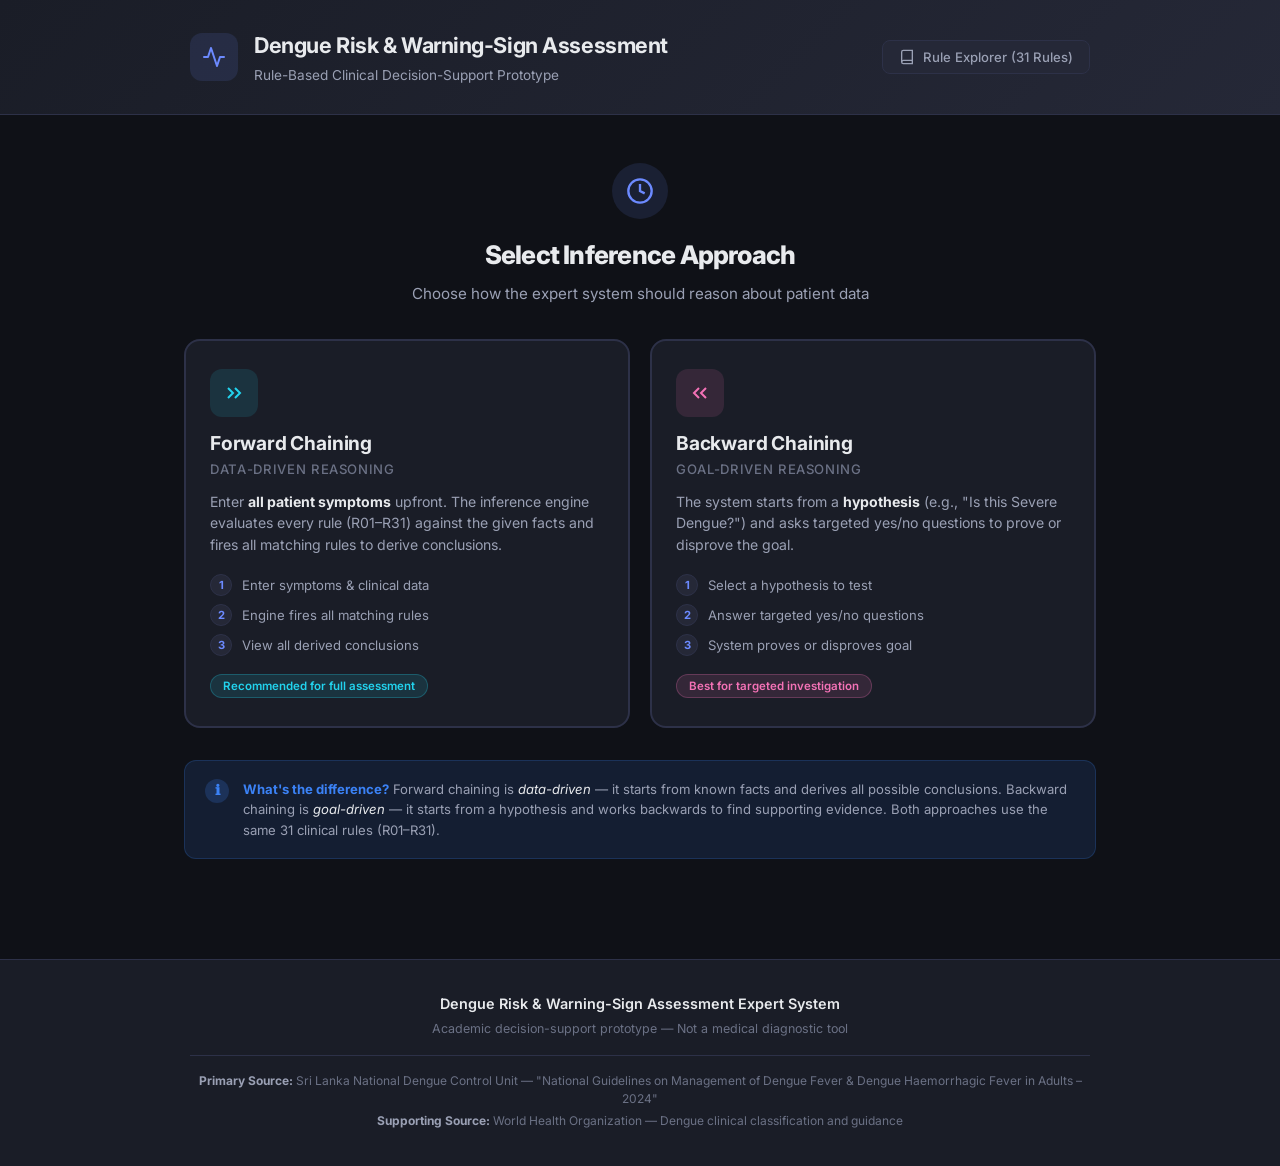
<file: frontend/index.html>
<!DOCTYPE html>
<html lang="en">
<head>
    <meta charset="UTF-8">
    <meta name="viewport" content="width=device-width, initial-scale=1.0">
    <title>Dengue Risk &amp; Warning-Sign Assessment Expert System</title>
    <meta name="description" content="Academic Expert System prototype for dengue risk and warning-sign assessment using rule-based clinical decision support with forward and backward chaining inference.">
    <link rel="preconnect" href="https://fonts.googleapis.com">
    <link rel="preconnect" href="https://fonts.gstatic.com" crossorigin>
    <link href="https://fonts.googleapis.com/css2?family=Inter:wght@300;400;500;600;700;800&display=swap" rel="stylesheet">
    <link rel="stylesheet" href="style.css">
</head>
<body>
    <!-- ===== HEADER ===== -->
    <header id="app-header">
        <div class="header-content">
            <div class="header-icon">
                <svg viewBox="0 0 24 24" fill="none" stroke="currentColor" stroke-width="2" stroke-linecap="round" stroke-linejoin="round">
                    <path d="M22 12h-4l-3 9L9 3l-3 9H2"/>
                </svg>
            </div>
            <div class="header-text">
                <h1>Dengue Risk &amp; Warning-Sign Assessment</h1>
                <p class="subtitle">Rule-Based Clinical Decision-Support Prototype</p>
            </div>
            <div class="header-actions">
                <button type="button" id="btn-open-rules" class="btn btn-secondary">
                    <svg viewBox="0 0 24 24" width="16" height="16" fill="none" stroke="currentColor" stroke-width="2"><path d="M4 19.5A2.5 2.5 0 0 1 6.5 17H20"/><path d="M6.5 2H20v20H6.5A2.5 2.5 0 0 1 4 19.5v-15A2.5 2.5 0 0 1 6.5 2z"/></svg>
                    Rule Explorer (31 Rules)
                </button>
            </div>
        </div>
    </header>

    <!-- ===== APPROACH SELECTION SCREEN ===== -->
    <div id="approach-selection" class="approach-screen">
        <div class="approach-container">
            <div class="approach-heading">
                <div class="approach-heading-icon">
                    <svg viewBox="0 0 24 24" fill="none" stroke="currentColor" stroke-width="2"><circle cx="12" cy="12" r="10"/><path d="M12 6v6l4 2"/></svg>
                </div>
                <h2>Select Inference Approach</h2>
                <p class="approach-subtitle">Choose how the expert system should reason about patient data</p>
            </div>

            <div class="approach-cards">
                <!-- Forward Chaining Card -->
                <button type="button" class="approach-card" id="btn-forward" onclick="selectApproach('forward')">
                    <div class="approach-card-icon forward-icon">
                        <svg viewBox="0 0 24 24" fill="none" stroke="currentColor" stroke-width="2">
                            <polyline points="13 17 18 12 13 7"/>
                            <polyline points="6 17 11 12 6 7"/>
                        </svg>
                    </div>
                    <h3>Forward Chaining</h3>
                    <p class="approach-card-label">Data-Driven Reasoning</p>
                    <div class="approach-card-desc">
                        <p>Enter <strong>all patient symptoms</strong> upfront. The inference engine evaluates every rule (R01–R31) against the given facts and fires all matching rules to derive conclusions.</p>
                    </div>
                    <div class="approach-card-steps">
                        <div class="step-item"><span class="step-num">1</span> Enter symptoms &amp; clinical data</div>
                        <div class="step-item"><span class="step-num">2</span> Engine fires all matching rules</div>
                        <div class="step-item"><span class="step-num">3</span> View all derived conclusions</div>
                    </div>
                    <div class="approach-card-tag tag-forward">Recommended for full assessment</div>
                </button>

                <!-- Backward Chaining Card -->
                <button type="button" class="approach-card" id="btn-backward" onclick="selectApproach('backward')">
                    <div class="approach-card-icon backward-icon">
                        <svg viewBox="0 0 24 24" fill="none" stroke="currentColor" stroke-width="2">
                            <polyline points="11 7 6 12 11 17"/>
                            <polyline points="18 7 13 12 18 17"/>
                        </svg>
                    </div>
                    <h3>Backward Chaining</h3>
                    <p class="approach-card-label">Goal-Driven Reasoning</p>
                    <div class="approach-card-desc">
                        <p>The system starts from a <strong>hypothesis</strong> (e.g., "Is this Severe Dengue?") and asks targeted yes/no questions to prove or disprove the goal.</p>
                    </div>
                    <div class="approach-card-steps">
                        <div class="step-item"><span class="step-num">1</span> Select a hypothesis to test</div>
                        <div class="step-item"><span class="step-num">2</span> Answer targeted yes/no questions</div>
                        <div class="step-item"><span class="step-num">3</span> System proves or disproves goal</div>
                    </div>
                    <div class="approach-card-tag tag-backward">Best for targeted investigation</div>
                </button>
            </div>

            <div class="approach-info">
                <div class="info-icon">ℹ</div>
                <p><strong>What's the difference?</strong> Forward chaining is <em>data-driven</em> — it starts from known facts and derives all possible conclusions. Backward chaining is <em>goal-driven</em> — it starts from a hypothesis and works backwards to find supporting evidence. Both approaches use the same 31 clinical rules (R01–R31).</p>
            </div>
        </div>
    </div>

    <!-- ===== FORWARD CHAINING SECTION ===== -->
    <div id="forward-section" class="hidden">
        <!-- Active approach badge -->
        <div class="active-approach-bar">
            <div class="active-approach-inner">
                <span class="active-approach-badge badge-fc">
                    <svg viewBox="0 0 24 24" width="14" height="14" fill="none" stroke="currentColor" stroke-width="2"><polyline points="13 17 18 12 13 7"/><polyline points="6 17 11 12 6 7"/></svg>
                    Forward Chaining — Data-Driven Inference
                </span>
                <button type="button" class="btn-change-approach" onclick="goBackToSelection()">
                    <svg viewBox="0 0 24 24" width="14" height="14" fill="none" stroke="currentColor" stroke-width="2"><polyline points="1 4 1 10 7 10"/><path d="M3.51 15a9 9 0 1 0 2.13-9.36L1 10"/></svg>
                    Change Approach
                </button>
            </div>
        </div>

        <!-- Preset Scenarios Bar -->
        <div class="preset-bar-container">
            <div class="preset-bar">
                <span class="preset-label">⚡ Sample Clinical Test Cases:</span>
                <button type="button" class="preset-btn" data-preset="probable">Probable Dengue</button>
                <button type="button" class="preset-btn" data-preset="warning">Warning Signs</button>
                <button type="button" class="preset-btn" data-preset="severe">Severe Dengue</button>
                <button type="button" class="preset-btn" data-preset="critical">Critical Phase (Day 5)</button>
            </div>
        </div>

        <main id="app-main-forward">
            <form id="assessment-form" onsubmit="return false;">
                
                <!-- Section 1: Basic Information -->
                <section class="card" id="section-basic">
                    <div class="card-header">
                        <div class="card-icon">
                            <svg viewBox="0 0 24 24" fill="none" stroke="currentColor" stroke-width="2"><path d="M20 21v-2a4 4 0 0 0-4-4H8a4 4 0 0 0-4 4v2"/><circle cx="12" cy="7" r="4"/></svg>
                        </div>
                        <div>
                            <h2>Patient Information</h2>
                            <p class="card-subtitle">Basic reference details</p>
                        </div>
                    </div>
                    <div class="card-body">
                        <div class="form-row">
                            <div class="form-group">
                                <label for="patient-id">Patient / Reference ID</label>
                                <input type="text" id="patient-id" placeholder="e.g., P001" autocomplete="off">
                            </div>
                            <div class="form-group">
                                <label for="day-of-illness">Day of Illness</label>
                                <input type="number" id="day-of-illness" min="1" max="30" placeholder="e.g., 5">
                            </div>
                        </div>
                    </div>
                </section>

                <!-- Section 2: Dengue-Compatible Symptoms -->
                <section class="card" id="section-symptoms">
                    <div class="card-header">
                        <div class="card-icon icon-symptoms">
                            <svg viewBox="0 0 24 24" fill="none" stroke="currentColor" stroke-width="2"><path d="M14 2H6a2 2 0 0 0-2 2v16a2 2 0 0 0 2 2h12a2 2 0 0 0 2-2V8z"/><polyline points="14 2 14 8 20 8"/><line x1="16" y1="13" x2="8" y2="13"/><line x1="16" y1="17" x2="8" y2="17"/><polyline points="10 9 9 9 8 9"/></svg>
                        </div>
                        <div>
                            <h2>Dengue-Compatible Symptoms</h2>
                            <p class="card-subtitle">Select all symptoms currently present</p>
                        </div>
                    </div>
                    <div class="card-body">
                        <div class="checkbox-grid">
                            <label class="checkbox-item" id="chk-high-fever">
                                <input type="checkbox" name="symptoms" value="high_fever">
                                <span class="checkmark"></span>
                                <span class="label-text">High Fever</span>
                            </label>
                            <label class="checkbox-item" id="chk-severe-headache">
                                <input type="checkbox" name="symptoms" value="severe_headache">
                                <span class="checkmark"></span>
                                <span class="label-text">Severe Headache</span>
                            </label>
                            <label class="checkbox-item" id="chk-pain-eyes">
                                <input type="checkbox" name="symptoms" value="pain_behind_eyes">
                                <span class="checkmark"></span>
                                <span class="label-text">Pain Behind the Eyes</span>
                            </label>
                            <label class="checkbox-item" id="chk-muscle-joint">
                                <input type="checkbox" name="symptoms" value="muscle_joint_pain">
                                <span class="checkmark"></span>
                                <span class="label-text">Muscle / Joint Pain</span>
                            </label>
                            <label class="checkbox-item" id="chk-nausea">
                                <input type="checkbox" name="symptoms" value="nausea_vomiting">
                                <span class="checkmark"></span>
                                <span class="label-text">Nausea / Vomiting</span>
                            </label>
                            <label class="checkbox-item" id="chk-rash">
                                <input type="checkbox" name="symptoms" value="skin_rash">
                                <span class="checkmark"></span>
                                <span class="label-text">Skin Rash</span>
                            </label>
                            <label class="checkbox-item" id="chk-leucopenia">
                                <input type="checkbox" name="symptoms" value="leucopenia">
                                <span class="checkmark"></span>
                                <span class="label-text">Leucopenia</span>
                            </label>
                        </div>
                    </div>
                </section>

                <!-- Section 3: Warning Signs -->
                <section class="card" id="section-warning">
                    <div class="card-header">
                        <div class="card-icon icon-warning">
                            <svg viewBox="0 0 24 24" fill="none" stroke="currentColor" stroke-width="2"><path d="M10.29 3.86L1.82 18a2 2 0 0 0 1.71 3h16.94a2 2 0 0 0 1.71-3L13.71 3.86a2 2 0 0 0-3.42 0z"/><line x1="12" y1="9" x2="12" y2="13"/><line x1="12" y1="17" x2="12.01" y2="17"/></svg>
                        </div>
                        <div>
                            <h2>Warning Signs</h2>
                            <p class="card-subtitle">Select any dengue warning signs observed</p>
                        </div>
                    </div>
                    <div class="card-body">
                        <div class="checkbox-grid">
                            <label class="checkbox-item" id="chk-abdominal">
                                <input type="checkbox" name="symptoms" value="abdominal_pain">
                                <span class="checkmark"></span>
                                <span class="label-text">Abdominal Pain / Tenderness</span>
                            </label>
                            <label class="checkbox-item" id="chk-persistent-vomit">
                                <input type="checkbox" name="symptoms" value="persistent_vomiting">
                                <span class="checkmark"></span>
                                <span class="label-text">Persistent Vomiting</span>
                            </label>
                            <label class="checkbox-item" id="chk-fluid">
                                <input type="checkbox" name="symptoms" value="clinical_fluid_accumulation">
                                <span class="checkmark"></span>
                                <span class="label-text">Clinical Fluid Accumulation</span>
                            </label>
                            <label class="checkbox-item" id="chk-mucosal">
                                <input type="checkbox" name="symptoms" value="mucosal_bleeding">
                                <span class="checkmark"></span>
                                <span class="label-text">Mucosal Bleeding</span>
                            </label>
                            <label class="checkbox-item" id="chk-lethargy">
                                <input type="checkbox" name="symptoms" value="lethargy">
                                <span class="checkmark"></span>
                                <span class="label-text">Lethargy</span>
                            </label>
                            <label class="checkbox-item" id="chk-restlessness">
                                <input type="checkbox" name="symptoms" value="restlessness">
                                <span class="checkmark"></span>
                                <span class="label-text">Restlessness</span>
                            </label>
                            <label class="checkbox-item" id="chk-liver">
                                <input type="checkbox" name="symptoms" value="liver_enlargement_over_2cm">
                                <span class="checkmark"></span>
                                <span class="label-text">Liver Enlargement &gt;2 cm</span>
                            </label>
                            <label class="checkbox-item" id="chk-haematocrit">
                                <input type="checkbox" name="symptoms" value="increased_haematocrit">
                                <span class="checkmark"></span>
                                <span class="label-text">Increased Haematocrit</span>
                            </label>
                            <label class="checkbox-item" id="chk-platelet">
                                <input type="checkbox" name="symptoms" value="rapid_platelet_decrease">
                                <span class="checkmark"></span>
                                <span class="label-text">Rapid Decrease in Platelet Count</span>
                            </label>
                        </div>
                    </div>
                </section>

                <!-- Section 4: Severe Dengue Indicators -->
                <section class="card" id="section-severe">
                    <div class="card-header">
                        <div class="card-icon icon-severe">
                            <svg viewBox="0 0 24 24" fill="none" stroke="currentColor" stroke-width="2"><circle cx="12" cy="12" r="10"/><line x1="12" y1="8" x2="12" y2="12"/><line x1="12" y1="16" x2="12.01" y2="16"/></svg>
                        </div>
                        <div>
                            <h2>Severe Dengue Indicators</h2>
                            <p class="card-subtitle">Select any severe clinical findings</p>
                        </div>
                    </div>
                    <div class="card-body">
                        <div class="checkbox-grid">
                            <label class="checkbox-item" id="chk-plasma">
                                <input type="checkbox" name="symptoms" value="severe_plasma_leakage">
                                <span class="checkmark"></span>
                                <span class="label-text">Severe Plasma Leakage</span>
                            </label>
                            <label class="checkbox-item" id="chk-shock">
                                <input type="checkbox" name="symptoms" value="shock">
                                <span class="checkmark"></span>
                                <span class="label-text">Shock</span>
                            </label>
                            <label class="checkbox-item" id="chk-respiratory">
                                <input type="checkbox" name="symptoms" value="respiratory_distress">
                                <span class="checkmark"></span>
                                <span class="label-text">Respiratory Distress</span>
                            </label>
                            <label class="checkbox-item" id="chk-severe-bleeding">
                                <input type="checkbox" name="symptoms" value="severe_bleeding">
                                <span class="checkmark"></span>
                                <span class="label-text">Severe Bleeding</span>
                            </label>
                            <label class="checkbox-item" id="chk-organ">
                                <input type="checkbox" name="symptoms" value="severe_organ_impairment">
                                <span class="checkmark"></span>
                                <span class="label-text">Severe Organ Impairment</span>
                            </label>
                            <label class="checkbox-item" id="chk-ast-alt">
                                <input type="checkbox" name="symptoms" value="ast_alt_1000_or_more">
                                <span class="checkmark"></span>
                                <span class="label-text">AST / ALT ≥ 1000</span>
                            </label>
                            <label class="checkbox-item" id="chk-consciousness">
                                <input type="checkbox" name="symptoms" value="impaired_consciousness">
                                <span class="checkmark"></span>
                                <span class="label-text">Impaired Consciousness</span>
                            </label>
                        </div>
                    </div>
                </section>

                <!-- Section 5: Disease Phase -->
                <section class="card" id="section-phase">
                    <div class="card-header">
                        <div class="card-icon icon-phase">
                            <svg viewBox="0 0 24 24" fill="none" stroke="currentColor" stroke-width="2"><circle cx="12" cy="12" r="10"/><polyline points="12 6 12 12 16 14"/></svg>
                        </div>
                        <div>
                            <h2>Temperature / Disease Phase</h2>
                            <p class="card-subtitle">Current disease phase observations</p>
                        </div>
                    </div>
                    <div class="card-body">
                        <div class="checkbox-grid">
                            <label class="checkbox-item" id="chk-temp-decrease">
                                <input type="checkbox" name="symptoms" value="temperature_decreasing">
                                <span class="checkmark"></span>
                                <span class="label-text">Temperature Decreasing</span>
                            </label>
                            <label class="checkbox-item" id="chk-transition">
                                <input type="checkbox" name="symptoms" value="warning_sign_transition_period">
                                <span class="checkmark"></span>
                                <span class="label-text">Warning Signs Appearing Around Phase Transition</span>
                            </label>
                        </div>
                    </div>
                </section>

                <!-- Submit Button -->
                <div class="submit-container">
                    <button type="button" id="btn-assess" onclick="runForwardChaining()">
                        <svg viewBox="0 0 24 24" fill="none" stroke="currentColor" stroke-width="2"><path d="M22 11.08V12a10 10 0 1 1-5.93-9.14"/><polyline points="22 4 12 14.01 9 11.01"/></svg>
                        Run Forward Chaining Assessment
                    </button>
                    <button type="button" id="btn-clear" onclick="clearForm()">
                        <svg viewBox="0 0 24 24" fill="none" stroke="currentColor" stroke-width="2"><polyline points="1 4 1 10 7 10"/><path d="M3.51 15a9 9 0 1 0 2.13-9.36L1 10"/></svg>
                        Clear All
                    </button>
                </div>
            </form>

            <!-- ===== LOADING INDICATOR ===== -->
            <div id="fc-loading" class="loading hidden">
                <div class="spinner"></div>
                <p>Running forward chaining inference engine...</p>
            </div>

            <!-- ===== ERROR MESSAGE ===== -->
            <div id="fc-error-message" class="error-card hidden">
                <div class="error-icon">✕</div>
                <h3>Connection Error</h3>
                <p id="fc-error-text">Could not connect to the backend server.</p>
            </div>

            <!-- ===== RESULTS SECTION ===== -->
            <div id="fc-results-section" class="hidden">
                
                <!-- Inference Approach Label -->
                <div class="inference-approach-label">
                    <svg viewBox="0 0 24 24" width="16" height="16" fill="none" stroke="currentColor" stroke-width="2"><polyline points="13 17 18 12 13 7"/><polyline points="6 17 11 12 6 7"/></svg>
                    <span>Forward Chaining Result — All rules evaluated against input facts</span>
                </div>

                <!-- Primary Assessment -->
                <section class="card result-card" id="fc-result-primary">
                    <div class="card-header">
                        <div class="card-icon icon-result">
                            <svg viewBox="0 0 24 24" fill="none" stroke="currentColor" stroke-width="2"><path d="M9 11l3 3L22 4"/><path d="M21 12v7a2 2 0 0 1-2 2H5a2 2 0 0 1-2-2V5a2 2 0 0 1 2-2h11"/></svg>
                        </div>
                        <div>
                            <h2>Assessment Result</h2>
                            <p class="card-subtitle" id="fc-result-patient-ref"></p>
                        </div>
                    </div>
                    <div class="card-body">
                        <div id="fc-result-badge-container">
                            <span id="fc-result-badge" class="result-badge"></span>
                        </div>
                        <p id="fc-result-explanation" class="result-explanation"></p>
                    </div>
                </section>

                <!-- Categories Overview -->
                <section class="card" id="fc-result-categories">
                    <div class="card-header">
                        <div class="card-icon">
                            <svg viewBox="0 0 24 24" fill="none" stroke="currentColor" stroke-width="2"><rect x="3" y="3" width="7" height="7"/><rect x="14" y="3" width="7" height="7"/><rect x="14" y="14" width="7" height="7"/><rect x="3" y="14" width="7" height="7"/></svg>
                        </div>
                        <div>
                            <h2>Categories Evaluated</h2>
                            <p class="card-subtitle">All assessment categories and their status</p>
                        </div>
                    </div>
                    <div class="card-body">
                        <div id="fc-categories-grid" class="categories-grid"></div>
                    </div>
                </section>

                <!-- Triggered Rules -->
                <section class="card" id="fc-result-rules">
                    <div class="card-header">
                        <div class="card-icon icon-rules">
                            <svg viewBox="0 0 24 24" fill="none" stroke="currentColor" stroke-width="2"><path d="M14 2H6a2 2 0 0 0-2 2v16a2 2 0 0 0 2 2h12a2 2 0 0 0 2-2V8z"/><polyline points="14 2 14 8 20 8"/><line x1="16" y1="13" x2="8" y2="13"/><line x1="16" y1="17" x2="8" y2="17"/></svg>
                        </div>
                        <div>
                            <h2>Triggered Rules</h2>
                            <p class="card-subtitle">Rules whose conditions were satisfied by the entered data</p>
                        </div>
                    </div>
                    <div class="card-body">
                        <div id="fc-triggered-rules-list"></div>
                    </div>
                </section>

                <!-- Why This Result -->
                <section class="card" id="fc-result-why">
                    <div class="card-header">
                        <div class="card-icon icon-why">
                            <svg viewBox="0 0 24 24" fill="none" stroke="currentColor" stroke-width="2"><circle cx="12" cy="12" r="10"/><path d="M9.09 9a3 3 0 0 1 5.83 1c0 2-3 3-3 3"/><line x1="12" y1="17" x2="12.01" y2="17"/></svg>
                        </div>
                        <div>
                            <h2>Why This Result? (Forward Chaining Trace)</h2>
                            <p class="card-subtitle">Step-by-step trace of how rules fired from data to conclusions</p>
                        </div>
                    </div>
                    <div class="card-body">
                        <div id="fc-explanation-content"></div>
                    </div>
                </section>

                <!-- Patient Facts Submitted -->
                <section class="card" id="fc-result-facts">
                    <div class="card-header">
                        <div class="card-icon">
                            <svg viewBox="0 0 24 24" fill="none" stroke="currentColor" stroke-width="2"><polyline points="9 11 12 14 22 4"/><path d="M21 12v7a2 2 0 0 1-2 2H5a2 2 0 0 1-2-2V5a2 2 0 0 1 2-2h11"/></svg>
                        </div>
                        <div>
                            <h2>Patient Facts Submitted</h2>
                            <p class="card-subtitle">Data points sent to the inference engine</p>
                        </div>
                    </div>
                    <div class="card-body">
                        <div id="fc-facts-list" class="facts-tags"></div>
                    </div>
                </section>

            </div>
        </main>
    </div>

    <!-- ===== BACKWARD CHAINING SECTION ===== -->
    <div id="backward-section" class="hidden">
        <!-- Active approach badge -->
        <div class="active-approach-bar">
            <div class="active-approach-inner">
                <span class="active-approach-badge badge-bc">
                    <svg viewBox="0 0 24 24" width="14" height="14" fill="none" stroke="currentColor" stroke-width="2"><polyline points="11 7 6 12 11 17"/><polyline points="18 7 13 12 18 17"/></svg>
                    Backward Chaining — Goal-Driven Inference
                </span>
                <button type="button" class="btn-change-approach" onclick="goBackToSelection()">
                    <svg viewBox="0 0 24 24" width="14" height="14" fill="none" stroke="currentColor" stroke-width="2"><polyline points="1 4 1 10 7 10"/><path d="M3.51 15a9 9 0 1 0 2.13-9.36L1 10"/></svg>
                    Change Approach
                </button>
            </div>
        </div>

        <main id="app-main-backward">
            <!-- Step 1: Select Hypothesis -->
            <div id="bc-step-hypothesis">
                <section class="card" id="bc-hypothesis-card">
                    <div class="card-header">
                        <div class="card-icon icon-phase">
                            <svg viewBox="0 0 24 24" fill="none" stroke="currentColor" stroke-width="2"><circle cx="11" cy="11" r="8"/><line x1="21" y1="21" x2="16.65" y2="16.65"/></svg>
                        </div>
                        <div>
                            <h2>Step 1: Select a Hypothesis to Test</h2>
                            <p class="card-subtitle">The system will ask targeted questions to prove or disprove this goal</p>
                        </div>
                    </div>
                    <div class="card-body">
                        <div class="hypothesis-grid" id="hypothesis-grid">
                            <!-- Dynamically populated -->
                        </div>
                    </div>
                </section>
            </div>

            <!-- Step 2: Yes/No Questions -->
            <div id="bc-step-questions" class="hidden">
                <section class="card" id="bc-question-card">
                    <div class="card-header">
                        <div class="card-icon icon-symptoms">
                            <svg viewBox="0 0 24 24" fill="none" stroke="currentColor" stroke-width="2"><circle cx="12" cy="12" r="10"/><path d="M9.09 9a3 3 0 0 1 5.83 1c0 2-3 3-3 3"/><line x1="12" y1="17" x2="12.01" y2="17"/></svg>
                        </div>
                        <div>
                            <h2>Step 2: Answer Questions</h2>
                            <p class="card-subtitle" id="bc-hypothesis-label">Testing hypothesis...</p>
                        </div>
                    </div>
                    <div class="card-body">
                        <!-- Progress bar -->
                        <div class="bc-progress">
                            <div class="bc-progress-bar" id="bc-progress-bar"></div>
                        </div>
                        <p class="bc-progress-text" id="bc-progress-text">Question 1 of N</p>

                        <!-- Question area -->
                        <div class="bc-question-area" id="bc-question-area">
                            <p class="bc-question-text" id="bc-question-text"></p>
                            <div class="bc-answer-buttons">
                                <button type="button" class="bc-btn-yes" id="bc-btn-yes" onclick="answerBackwardQuestion(true)">
                                    <svg viewBox="0 0 24 24" width="18" height="18" fill="none" stroke="currentColor" stroke-width="2"><polyline points="20 6 9 17 4 12"/></svg>
                                    Yes
                                </button>
                                <button type="button" class="bc-btn-no" id="bc-btn-no" onclick="answerBackwardQuestion(false)">
                                    <svg viewBox="0 0 24 24" width="18" height="18" fill="none" stroke="currentColor" stroke-width="2"><line x1="18" y1="6" x2="6" y2="18"/><line x1="6" y1="6" x2="18" y2="18"/></svg>
                                    No
                                </button>
                            </div>
                        </div>

                        <!-- Answered so far -->
                        <div class="bc-answered-list" id="bc-answered-list">
                            <!-- Populated dynamically -->
                        </div>
                    </div>
                </section>
            </div>

            <!-- Step 3: Backward Chaining Result -->
            <div id="bc-step-result" class="hidden">
                <!-- Inference Approach Label -->
                <div class="inference-approach-label bc-label">
                    <svg viewBox="0 0 24 24" width="16" height="16" fill="none" stroke="currentColor" stroke-width="2"><polyline points="11 7 6 12 11 17"/><polyline points="18 7 13 12 18 17"/></svg>
                    <span>Backward Chaining Result — Goal-driven proof trace</span>
                </div>

                <section class="card result-card" id="bc-result-card">
                    <div class="card-header">
                        <div class="card-icon icon-result">
                            <svg viewBox="0 0 24 24" fill="none" stroke="currentColor" stroke-width="2"><path d="M9 11l3 3L22 4"/><path d="M21 12v7a2 2 0 0 1-2 2H5a2 2 0 0 1-2-2V5a2 2 0 0 1 2-2h11"/></svg>
                        </div>
                        <div>
                            <h2>Backward Chaining Conclusion</h2>
                            <p class="card-subtitle" id="bc-result-hypothesis-label"></p>
                        </div>
                    </div>
                    <div class="card-body">
                        <div id="bc-result-badge-container">
                            <span id="bc-result-badge" class="result-badge"></span>
                        </div>
                        <p id="bc-result-explanation" class="result-explanation"></p>
                    </div>
                </section>

                <!-- Proof Trace -->
                <section class="card" id="bc-proof-trace">
                    <div class="card-header">
                        <div class="card-icon icon-why">
                            <svg viewBox="0 0 24 24" fill="none" stroke="currentColor" stroke-width="2"><circle cx="12" cy="12" r="10"/><path d="M9.09 9a3 3 0 0 1 5.83 1c0 2-3 3-3 3"/><line x1="12" y1="17" x2="12.01" y2="17"/></svg>
                        </div>
                        <div>
                            <h2>Backward Chaining Proof Trace</h2>
                            <p class="card-subtitle">How the engine worked backwards from the goal</p>
                        </div>
                    </div>
                    <div class="card-body">
                        <div id="bc-proof-trace-content"></div>
                    </div>
                </section>

                <!-- Rules Checked -->
                <section class="card" id="bc-rules-checked">
                    <div class="card-header">
                        <div class="card-icon icon-rules">
                            <svg viewBox="0 0 24 24" fill="none" stroke="currentColor" stroke-width="2"><path d="M14 2H6a2 2 0 0 0-2 2v16a2 2 0 0 0 2 2h12a2 2 0 0 0 2-2V8z"/><polyline points="14 2 14 8 20 8"/><line x1="16" y1="13" x2="8" y2="13"/><line x1="16" y1="17" x2="8" y2="17"/></svg>
                        </div>
                        <div>
                            <h2>Rules Examined</h2>
                            <p class="card-subtitle">Rules the backward chaining engine examined to prove the goal</p>
                        </div>
                    </div>
                    <div class="card-body">
                        <div id="bc-rules-checked-list"></div>
                    </div>
                </section>

                <!-- Try Another -->
                <div class="submit-container">
                    <button type="button" id="bc-btn-restart" onclick="restartBackwardChaining()" class="btn-assess-style">
                        <svg viewBox="0 0 24 24" fill="none" stroke="currentColor" stroke-width="2"><polyline points="1 4 1 10 7 10"/><path d="M3.51 15a9 9 0 1 0 2.13-9.36L1 10"/></svg>
                        Test Another Hypothesis
                    </button>
                </div>
            </div>
        </main>
    </div>

    <!-- ===== FOOTER ===== -->
    <footer id="app-footer">
        <div class="footer-content">
            <p class="footer-title">Dengue Risk &amp; Warning-Sign Assessment Expert System</p>
            <p class="footer-disclaimer">Academic decision-support prototype — Not a medical diagnostic tool</p>
            <div class="footer-sources">
                <p><strong>Primary Source:</strong> Sri Lanka National Dengue Control Unit — "National Guidelines on Management of Dengue Fever &amp; Dengue Haemorrhagic Fever in Adults – 2024"</p>
                <p><strong>Supporting Source:</strong> World Health Organization — Dengue clinical classification and guidance</p>
            </div>
        </div>
    </footer>

    <!-- ===== RULE EXPLORER MODAL ===== -->
    <div id="rules-modal" class="modal-overlay hidden">
        <div class="modal-content">
            <div class="modal-header">
                <div class="modal-title">
                    <svg viewBox="0 0 24 24" width="22" height="22" fill="none" stroke="currentColor" stroke-width="2"><path d="M4 19.5A2.5 2.5 0 0 1 6.5 17H20"/><path d="M6.5 2H20v20H6.5A2.5 2.5 0 0 1 4 19.5v-15A2.5 2.5 0 0 1 6.5 2z"/></svg>
                    <h2>Prolog Knowledge Base Explorer (R01–R31)</h2>
                </div>
                <button type="button" id="btn-close-rules" class="modal-close">&times;</button>
            </div>
            <div class="modal-body">
                <p class="modal-subtitle">Browse all 31 source-derived decision rules encoded in SWI-Prolog.</p>
                <div class="modal-search">
                    <input type="text" id="rule-search-input" placeholder="Search rules by ID, symptom, or category...">
                </div>
                <div id="rules-modal-list" class="rules-modal-grid">
                    <!-- Rule cards rendered dynamically -->
                </div>
            </div>
        </div>
    </div>

    <script src="app.js"></script>
</body>
</html>
</file>
<file: frontend/style.css>
/* ============================================================
   style.css
   Dengue Risk & Warning-Sign Assessment Expert System
   
   Professional academic interface styling.
   Uses Inter font from Google Fonts.
   Supports Forward Chaining & Backward Chaining UI.
   ============================================================ */

/* ===== CSS CUSTOM PROPERTIES ===== */
:root {
    /* Color palette */
    --color-bg: #0f1117;
    --color-bg-card: #1a1d27;
    --color-bg-card-hover: #1f2333;
    --color-surface: #252837;
    --color-border: #2d3148;
    --color-border-hover: #3d4168;

    --color-text-primary: #e8eaed;
    --color-text-secondary: #9aa0b4;
    --color-text-muted: #6b7185;

    /* Accent colors */
    --color-accent: #6c8aff;
    --color-accent-soft: rgba(108, 138, 255, 0.12);

    /* Semantic colors */
    --color-warning: #f0a500;
    --color-warning-soft: rgba(240, 165, 0, 0.12);
    --color-danger: #ef4444;
    --color-danger-soft: rgba(239, 68, 68, 0.12);
    --color-success: #22c55e;
    --color-success-soft: rgba(34, 197, 94, 0.12);
    --color-info: #3b82f6;
    --color-info-soft: rgba(59, 130, 246, 0.12);
    --color-critical: #a855f7;
    --color-critical-soft: rgba(168, 85, 247, 0.12);

    /* Forward/Backward specific */
    --color-forward: #22d3ee;
    --color-forward-soft: rgba(34, 211, 238, 0.12);
    --color-backward: #f472b6;
    --color-backward-soft: rgba(244, 114, 182, 0.12);

    /* Typography */
    --font-family: 'Inter', -apple-system, BlinkMacSystemFont, 'Segoe UI', sans-serif;

    /* Spacing */
    --radius-sm: 8px;
    --radius-md: 12px;
    --radius-lg: 16px;
    --radius-xl: 20px;

    /* Shadows */
    --shadow-card: 0 1px 3px rgba(0, 0, 0, 0.3), 0 1px 2px rgba(0, 0, 0, 0.2);
    --shadow-card-hover: 0 4px 12px rgba(0, 0, 0, 0.4);
    --shadow-glow: 0 0 20px rgba(108, 138, 255, 0.15);

    /* Transitions */
    --transition-fast: 150ms ease;
    --transition-normal: 250ms ease;
}


/* ===== RESET & BASE ===== */
*, *::before, *::after {
    box-sizing: border-box;
    margin: 0;
    padding: 0;
}

html {
    scroll-behavior: smooth;
}

body {
    font-family: var(--font-family);
    background-color: var(--color-bg);
    color: var(--color-text-primary);
    line-height: 1.6;
    min-height: 100vh;
    -webkit-font-smoothing: antialiased;
    -moz-osx-font-smoothing: grayscale;
}


/* ===== HEADER ===== */
#app-header {
    background: linear-gradient(135deg, #1a1d27 0%, #252837 100%);
    border-bottom: 1px solid var(--color-border);
    padding: 28px 24px;
    position: sticky;
    top: 0;
    z-index: 100;
    backdrop-filter: blur(12px);
}

.header-content {
    max-width: 900px;
    margin: 0 auto;
    display: flex;
    align-items: center;
    gap: 16px;
}

.header-icon {
    width: 48px;
    height: 48px;
    border-radius: var(--radius-md);
    background: var(--color-accent-soft);
    display: flex;
    align-items: center;
    justify-content: center;
    flex-shrink: 0;
}

.header-icon svg {
    width: 24px;
    height: 24px;
    color: var(--color-accent);
}

.header-text h1 {
    font-size: 1.35rem;
    font-weight: 700;
    letter-spacing: -0.02em;
    color: var(--color-text-primary);
}

.subtitle {
    font-size: 0.85rem;
    color: var(--color-text-secondary);
    font-weight: 400;
    margin-top: 2px;
}


/* ===== APPROACH SELECTION SCREEN ===== */
.approach-screen {
    max-width: 960px;
    margin: 0 auto;
    padding: 48px 24px 60px;
}

.approach-container {
    display: flex;
    flex-direction: column;
    gap: 32px;
}

.approach-heading {
    text-align: center;
}

.approach-heading-icon {
    width: 56px;
    height: 56px;
    border-radius: 50%;
    background: var(--color-accent-soft);
    display: flex;
    align-items: center;
    justify-content: center;
    margin: 0 auto 16px;
}

.approach-heading-icon svg {
    width: 28px;
    height: 28px;
    color: var(--color-accent);
}

.approach-heading h2 {
    font-size: 1.6rem;
    font-weight: 800;
    letter-spacing: -0.03em;
    margin-bottom: 6px;
}

.approach-subtitle {
    font-size: 0.95rem;
    color: var(--color-text-secondary);
}

/* Approach Cards */
.approach-cards {
    display: grid;
    grid-template-columns: 1fr 1fr;
    gap: 20px;
}

.approach-card {
    background: var(--color-bg-card);
    border: 2px solid var(--color-border);
    border-radius: var(--radius-lg);
    padding: 28px 24px;
    text-align: left;
    cursor: pointer;
    transition: all var(--transition-normal);
    display: flex;
    flex-direction: column;
    gap: 14px;
    font-family: var(--font-family);
    color: var(--color-text-primary);
    position: relative;
    overflow: hidden;
}

.approach-card::before {
    content: '';
    position: absolute;
    top: 0;
    left: 0;
    right: 0;
    height: 3px;
    background: transparent;
    transition: background var(--transition-normal);
}

.approach-card:hover {
    border-color: var(--color-accent);
    box-shadow: 0 8px 32px rgba(108, 138, 255, 0.15);
    transform: translateY(-4px);
}

.approach-card:hover::before {
    background: linear-gradient(90deg, var(--color-accent), var(--color-critical));
}

.approach-card-icon {
    width: 48px;
    height: 48px;
    border-radius: var(--radius-md);
    display: flex;
    align-items: center;
    justify-content: center;
}

.approach-card-icon svg {
    width: 24px;
    height: 24px;
}

.approach-card-icon.forward-icon {
    background: var(--color-forward-soft);
    color: var(--color-forward);
}

.approach-card-icon.backward-icon {
    background: var(--color-backward-soft);
    color: var(--color-backward);
}

.approach-card h3 {
    font-size: 1.2rem;
    font-weight: 700;
    letter-spacing: -0.01em;
}

.approach-card-label {
    font-size: 0.82rem;
    font-weight: 500;
    color: var(--color-text-muted);
    text-transform: uppercase;
    letter-spacing: 0.05em;
    margin-top: -8px;
}

.approach-card-desc {
    font-size: 0.88rem;
    color: var(--color-text-secondary);
    line-height: 1.55;
}

.approach-card-desc strong {
    color: var(--color-text-primary);
}

.approach-card-steps {
    display: flex;
    flex-direction: column;
    gap: 8px;
    margin-top: 4px;
}

.step-item {
    display: flex;
    align-items: center;
    gap: 10px;
    font-size: 0.82rem;
    color: var(--color-text-secondary);
}

.step-num {
    width: 22px;
    height: 22px;
    border-radius: 50%;
    background: var(--color-surface);
    border: 1px solid var(--color-border);
    display: flex;
    align-items: center;
    justify-content: center;
    font-size: 0.7rem;
    font-weight: 700;
    color: var(--color-accent);
    flex-shrink: 0;
}

.approach-card-tag {
    display: inline-block;
    align-self: flex-start;
    padding: 4px 12px;
    border-radius: 20px;
    font-size: 0.72rem;
    font-weight: 600;
    margin-top: 4px;
}

.tag-forward {
    background: var(--color-forward-soft);
    color: var(--color-forward);
    border: 1px solid rgba(34, 211, 238, 0.25);
}

.tag-backward {
    background: var(--color-backward-soft);
    color: var(--color-backward);
    border: 1px solid rgba(244, 114, 182, 0.25);
}

/* Info box */
.approach-info {
    display: flex;
    gap: 14px;
    padding: 18px 20px;
    background: var(--color-info-soft);
    border: 1px solid rgba(59, 130, 246, 0.2);
    border-radius: var(--radius-md);
    align-items: flex-start;
}

.approach-info .info-icon {
    width: 24px;
    height: 24px;
    border-radius: 50%;
    background: rgba(59, 130, 246, 0.2);
    color: var(--color-info);
    display: flex;
    align-items: center;
    justify-content: center;
    flex-shrink: 0;
    font-size: 0.85rem;
    font-weight: 700;
}

.approach-info p {
    font-size: 0.82rem;
    color: var(--color-text-secondary);
    line-height: 1.55;
}

.approach-info strong {
    color: var(--color-info);
}

.approach-info em {
    color: var(--color-text-primary);
    font-style: italic;
}


/* ===== ACTIVE APPROACH BAR ===== */
.active-approach-bar {
    background: var(--color-bg-card);
    border-bottom: 1px solid var(--color-border);
    padding: 10px 24px;
}

.active-approach-inner {
    max-width: 900px;
    margin: 0 auto;
    display: flex;
    align-items: center;
    justify-content: space-between;
    gap: 12px;
}

.active-approach-badge {
    display: inline-flex;
    align-items: center;
    gap: 8px;
    padding: 6px 14px;
    border-radius: 20px;
    font-size: 0.78rem;
    font-weight: 600;
}

.active-approach-badge.badge-fc {
    background: var(--color-forward-soft);
    color: var(--color-forward);
    border: 1px solid rgba(34, 211, 238, 0.25);
}

.active-approach-badge.badge-bc {
    background: var(--color-backward-soft);
    color: var(--color-backward);
    border: 1px solid rgba(244, 114, 182, 0.25);
}

.btn-change-approach {
    display: inline-flex;
    align-items: center;
    gap: 6px;
    padding: 6px 14px;
    background: var(--color-surface);
    border: 1px solid var(--color-border);
    border-radius: var(--radius-sm);
    color: var(--color-text-secondary);
    font-family: var(--font-family);
    font-size: 0.78rem;
    font-weight: 500;
    cursor: pointer;
    transition: all var(--transition-fast);
}

.btn-change-approach:hover {
    background: var(--color-bg-card-hover);
    border-color: var(--color-border-hover);
    color: var(--color-text-primary);
}


/* ===== INFERENCE APPROACH LABEL ===== */
.inference-approach-label {
    display: flex;
    align-items: center;
    gap: 10px;
    padding: 12px 18px;
    background: var(--color-forward-soft);
    border: 1px solid rgba(34, 211, 238, 0.2);
    border-radius: var(--radius-md);
    margin-bottom: 20px;
    color: var(--color-forward);
    font-size: 0.82rem;
    font-weight: 600;
}

.inference-approach-label.bc-label {
    background: var(--color-backward-soft);
    border-color: rgba(244, 114, 182, 0.2);
    color: var(--color-backward);
}


/* ===== MAIN CONTENT ===== */
#app-main-forward,
#app-main-backward {
    max-width: 900px;
    margin: 0 auto;
    padding: 24px 24px 60px;
}


/* ===== CARD ===== */
.card {
    background: var(--color-bg-card);
    border: 1px solid var(--color-border);
    border-radius: var(--radius-lg);
    margin-bottom: 20px;
    transition: border-color var(--transition-normal), box-shadow var(--transition-normal);
}

.card:hover {
    border-color: var(--color-border-hover);
}

.card-header {
    padding: 20px 24px 0;
    display: flex;
    align-items: center;
    gap: 14px;
}

.card-icon {
    width: 40px;
    height: 40px;
    border-radius: var(--radius-sm);
    background: var(--color-accent-soft);
    display: flex;
    align-items: center;
    justify-content: center;
    flex-shrink: 0;
}

.card-icon svg {
    width: 20px;
    height: 20px;
    color: var(--color-accent);
}

.card-icon.icon-symptoms { background: var(--color-info-soft); }
.card-icon.icon-symptoms svg { color: var(--color-info); }

.card-icon.icon-warning { background: var(--color-warning-soft); }
.card-icon.icon-warning svg { color: var(--color-warning); }

.card-icon.icon-severe { background: var(--color-danger-soft); }
.card-icon.icon-severe svg { color: var(--color-danger); }

.card-icon.icon-phase { background: var(--color-critical-soft); }
.card-icon.icon-phase svg { color: var(--color-critical); }

.card-icon.icon-result { background: var(--color-success-soft); }
.card-icon.icon-result svg { color: var(--color-success); }

.card-icon.icon-rules { background: var(--color-info-soft); }
.card-icon.icon-rules svg { color: var(--color-info); }

.card-icon.icon-why { background: var(--color-critical-soft); }
.card-icon.icon-why svg { color: var(--color-critical); }

.card-header h2 {
    font-size: 1.05rem;
    font-weight: 600;
    letter-spacing: -0.01em;
}

.card-subtitle {
    font-size: 0.8rem;
    color: var(--color-text-muted);
    margin-top: 1px;
}

.card-body {
    padding: 20px 24px 24px;
}


/* ===== FORM ELEMENTS ===== */
.form-row {
    display: grid;
    grid-template-columns: 1fr 1fr;
    gap: 16px;
}

.form-group label {
    display: block;
    font-size: 0.82rem;
    font-weight: 500;
    color: var(--color-text-secondary);
    margin-bottom: 6px;
}

.form-group input[type="text"],
.form-group input[type="number"] {
    width: 100%;
    padding: 10px 14px;
    background: var(--color-surface);
    border: 1px solid var(--color-border);
    border-radius: var(--radius-sm);
    color: var(--color-text-primary);
    font-family: var(--font-family);
    font-size: 0.9rem;
    transition: border-color var(--transition-fast), box-shadow var(--transition-fast);
    outline: none;
}

.form-group input:focus {
    border-color: var(--color-accent);
    box-shadow: 0 0 0 3px var(--color-accent-soft);
}

.form-group input::placeholder {
    color: var(--color-text-muted);
}


/* ===== CHECKBOX GRID ===== */
.checkbox-grid {
    display: grid;
    grid-template-columns: 1fr 1fr;
    gap: 8px;
}

.checkbox-item {
    display: flex;
    align-items: center;
    gap: 10px;
    padding: 10px 14px;
    background: var(--color-surface);
    border: 1px solid var(--color-border);
    border-radius: var(--radius-sm);
    cursor: pointer;
    transition: all var(--transition-fast);
    user-select: none;
}

.checkbox-item:hover {
    border-color: var(--color-border-hover);
    background: var(--color-bg-card-hover);
}

.checkbox-item input[type="checkbox"] {
    display: none;
}

.checkmark {
    width: 18px;
    height: 18px;
    border: 2px solid var(--color-border-hover);
    border-radius: 4px;
    flex-shrink: 0;
    display: flex;
    align-items: center;
    justify-content: center;
    transition: all var(--transition-fast);
}

.checkbox-item input:checked ~ .checkmark {
    background: var(--color-accent);
    border-color: var(--color-accent);
}

.checkbox-item input:checked ~ .checkmark::after {
    content: '✓';
    color: #fff;
    font-size: 12px;
    font-weight: 700;
}

.checkbox-item input:checked ~ .label-text {
    color: var(--color-text-primary);
}

.label-text {
    font-size: 0.85rem;
    color: var(--color-text-secondary);
    transition: color var(--transition-fast);
}


/* ===== SUBMIT BUTTONS ===== */
.submit-container {
    display: flex;
    gap: 12px;
    margin: 28px 0 40px;
}

#btn-assess,
.btn-assess-style {
    flex: 1;
    padding: 14px 24px;
    background: linear-gradient(135deg, #5b7aff 0%, #6c8aff 100%);
    color: #fff;
    border: none;
    border-radius: var(--radius-md);
    font-family: var(--font-family);
    font-size: 0.95rem;
    font-weight: 600;
    cursor: pointer;
    display: flex;
    align-items: center;
    justify-content: center;
    gap: 10px;
    transition: all var(--transition-normal);
    box-shadow: 0 4px 14px rgba(108, 138, 255, 0.3);
}

#btn-assess:hover,
.btn-assess-style:hover {
    background: linear-gradient(135deg, #4a6af0 0%, #5b7aff 100%);
    box-shadow: 0 6px 20px rgba(108, 138, 255, 0.4);
    transform: translateY(-1px);
}

#btn-assess:active,
.btn-assess-style:active {
    transform: translateY(0);
}

#btn-assess svg,
.btn-assess-style svg {
    width: 20px;
    height: 20px;
}

#btn-clear {
    padding: 14px 24px;
    background: var(--color-surface);
    color: var(--color-text-secondary);
    border: 1px solid var(--color-border);
    border-radius: var(--radius-md);
    font-family: var(--font-family);
    font-size: 0.95rem;
    font-weight: 500;
    cursor: pointer;
    display: flex;
    align-items: center;
    justify-content: center;
    gap: 10px;
    transition: all var(--transition-fast);
}

#btn-clear:hover {
    background: var(--color-bg-card-hover);
    border-color: var(--color-border-hover);
    color: var(--color-text-primary);
}

#btn-clear svg {
    width: 18px;
    height: 18px;
}


/* ===== LOADING ===== */
.loading {
    text-align: center;
    padding: 48px 24px;
}

.spinner {
    width: 40px;
    height: 40px;
    border: 3px solid var(--color-border);
    border-top-color: var(--color-accent);
    border-radius: 50%;
    margin: 0 auto 16px;
    animation: spin 0.8s linear infinite;
}

@keyframes spin {
    to { transform: rotate(360deg); }
}

.loading p {
    color: var(--color-text-secondary);
    font-size: 0.9rem;
}


/* ===== ERROR CARD ===== */
.error-card {
    background: var(--color-danger-soft);
    border: 1px solid rgba(239, 68, 68, 0.25);
    border-radius: var(--radius-lg);
    padding: 28px 24px;
    text-align: center;
    margin-bottom: 20px;
}

.error-icon {
    width: 48px;
    height: 48px;
    border-radius: 50%;
    background: rgba(239, 68, 68, 0.15);
    color: var(--color-danger);
    display: flex;
    align-items: center;
    justify-content: center;
    margin: 0 auto 12px;
    font-size: 1.3rem;
    font-weight: 700;
}

.error-card h3 {
    color: var(--color-danger);
    font-size: 1.05rem;
    margin-bottom: 6px;
}

.error-card p {
    color: var(--color-text-secondary);
    font-size: 0.85rem;
}


/* ===== RESULT BADGE ===== */
#fc-result-badge-container,
#bc-result-badge-container {
    margin-bottom: 16px;
}

.result-badge {
    display: inline-block;
    padding: 10px 22px;
    border-radius: var(--radius-xl);
    font-size: 1.05rem;
    font-weight: 700;
    letter-spacing: -0.01em;
}

.result-badge.badge-severe {
    background: var(--color-danger-soft);
    color: var(--color-danger);
    border: 1px solid rgba(239, 68, 68, 0.3);
}

.result-badge.badge-urgent {
    background: rgba(239, 115, 68, 0.12);
    color: #ef7344;
    border: 1px solid rgba(239, 115, 68, 0.3);
}

.result-badge.badge-warning {
    background: var(--color-warning-soft);
    color: var(--color-warning);
    border: 1px solid rgba(240, 165, 0, 0.3);
}

.result-badge.badge-probable {
    background: var(--color-info-soft);
    color: var(--color-info);
    border: 1px solid rgba(59, 130, 246, 0.3);
}

.result-badge.badge-critical {
    background: var(--color-critical-soft);
    color: var(--color-critical);
    border: 1px solid rgba(168, 85, 247, 0.3);
}

.result-badge.badge-none {
    background: var(--color-success-soft);
    color: var(--color-success);
    border: 1px solid rgba(34, 197, 94, 0.3);
}

.result-explanation {
    font-size: 0.88rem;
    color: var(--color-text-secondary);
    line-height: 1.6;
}


/* ===== CATEGORIES GRID ===== */
.categories-grid {
    display: grid;
    grid-template-columns: 1fr 1fr;
    gap: 10px;
}

.category-item {
    display: flex;
    align-items: center;
    gap: 10px;
    padding: 12px 16px;
    background: var(--color-surface);
    border-radius: var(--radius-sm);
    border: 1px solid var(--color-border);
}

.category-dot {
    width: 10px;
    height: 10px;
    border-radius: 50%;
    flex-shrink: 0;
}

.category-dot.dot-active {
    background: var(--color-success);
    box-shadow: 0 0 8px rgba(34, 197, 94, 0.4);
}

.category-dot.dot-inactive {
    background: var(--color-text-muted);
    opacity: 0.4;
}

.category-label {
    font-size: 0.82rem;
    color: var(--color-text-secondary);
}

.category-item.active .category-label {
    color: var(--color-text-primary);
    font-weight: 500;
}


/* ===== TRIGGERED RULES LIST ===== */
.rule-item {
    padding: 14px 16px;
    background: var(--color-surface);
    border: 1px solid var(--color-border);
    border-radius: var(--radius-sm);
    margin-bottom: 8px;
    transition: border-color var(--transition-fast);
}

.rule-item:hover {
    border-color: var(--color-border-hover);
}

.rule-header {
    display: flex;
    align-items: center;
    gap: 10px;
    margin-bottom: 6px;
}

.rule-id {
    display: inline-block;
    padding: 2px 10px;
    background: var(--color-accent-soft);
    color: var(--color-accent);
    border-radius: 20px;
    font-size: 0.75rem;
    font-weight: 700;
    text-transform: uppercase;
    letter-spacing: 0.03em;
}

.rule-conclusion {
    font-size: 0.82rem;
    font-weight: 600;
    color: var(--color-text-primary);
}

.rule-description {
    font-size: 0.8rem;
    color: var(--color-text-muted);
    font-style: italic;
}

.rule-conditions {
    display: flex;
    flex-wrap: wrap;
    gap: 6px;
    margin-top: 8px;
}

.condition-tag {
    display: inline-block;
    padding: 2px 10px;
    background: rgba(108, 138, 255, 0.06);
    border: 1px solid rgba(108, 138, 255, 0.15);
    border-radius: 20px;
    font-size: 0.72rem;
    color: var(--color-text-secondary);
}

.condition-tag-yes {
    display: inline-block;
    padding: 2px 10px;
    background: var(--color-success-soft);
    border: 1px solid rgba(34, 197, 94, 0.3);
    border-radius: 20px;
    font-size: 0.72rem;
    color: var(--color-success);
}

.condition-tag-no {
    display: inline-block;
    padding: 2px 10px;
    background: var(--color-danger-soft);
    border: 1px solid rgba(239, 68, 68, 0.3);
    border-radius: 20px;
    font-size: 0.72rem;
    color: var(--color-danger);
}

.no-rules {
    padding: 24px;
    text-align: center;
    color: var(--color-text-muted);
    font-size: 0.88rem;
}


/* ===== EXPLANATION ===== */
.explanation-step {
    padding: 14px 16px;
    background: var(--color-surface);
    border: 1px solid var(--color-border);
    border-radius: var(--radius-sm);
    margin-bottom: 8px;
}

.explanation-step .step-label {
    font-size: 0.72rem;
    font-weight: 700;
    text-transform: uppercase;
    letter-spacing: 0.05em;
    color: var(--color-accent);
    margin-bottom: 4px;
}

.explanation-step p {
    font-size: 0.85rem;
    color: var(--color-text-secondary);
    line-height: 1.5;
}

/* Backward chaining trace colors */
.bc-trace-goal .step-label { color: var(--color-info); }
.bc-trace-fact_yes .step-label { color: var(--color-success); }
.bc-trace-fact_no .step-label { color: var(--color-danger); }
.bc-trace-proven .step-label { color: var(--color-success); }
.bc-trace-proven { border-color: rgba(34, 197, 94, 0.3); background: var(--color-success-soft); }
.bc-trace-disproven .step-label { color: var(--color-danger); }
.bc-trace-disproven { border-color: rgba(239, 68, 68, 0.3); background: var(--color-danger-soft); }

/* Backward chaining rule status */
.bc-rule-proven { border-color: rgba(34, 197, 94, 0.3); }
.bc-rule-disproven { border-color: rgba(239, 68, 68, 0.2); opacity: 0.7; }
.bc-rule-not-evaluated { opacity: 0.5; }

.bc-status-proven { color: var(--color-success) !important; }
.bc-status-disproven { color: var(--color-danger) !important; }
.bc-status-not-evaluated { color: var(--color-text-muted) !important; }


/* ===== FACTS TAGS ===== */
.facts-tags {
    display: flex;
    flex-wrap: wrap;
    gap: 8px;
}

.fact-tag {
    display: inline-block;
    padding: 6px 14px;
    background: var(--color-surface);
    border: 1px solid var(--color-border);
    border-radius: 20px;
    font-size: 0.78rem;
    color: var(--color-text-secondary);
    font-family: 'SF Mono', 'Fira Code', 'Consolas', monospace;
}


/* ===== RESULT CARD SPECIAL ===== */
.result-card {
    border-color: var(--color-accent);
    box-shadow: var(--shadow-glow);
}


/* ===== FOOTER ===== */
#app-footer {
    background: var(--color-bg-card);
    border-top: 1px solid var(--color-border);
    padding: 32px 24px;
    margin-top: 40px;
}

.footer-content {
    max-width: 900px;
    margin: 0 auto;
    text-align: center;
}

.footer-title {
    font-size: 0.9rem;
    font-weight: 600;
    color: var(--color-text-primary);
    margin-bottom: 4px;
}

.footer-disclaimer {
    font-size: 0.78rem;
    color: var(--color-text-muted);
    margin-bottom: 16px;
}

.footer-sources {
    padding-top: 16px;
    border-top: 1px solid var(--color-border);
}

.footer-sources p {
    font-size: 0.75rem;
    color: var(--color-text-muted);
    line-height: 1.5;
    margin-bottom: 4px;
}

.footer-sources strong {
    color: var(--color-text-secondary);
}


/* ===== UTILITY ===== */
.hidden {
    display: none !important;
}


/* ===== PRESET BAR & HEADER ACTIONS ===== */
.header-actions {
    margin-left: auto;
}

.preset-bar-container {
    background-color: #141722;
    border-bottom: 1px solid var(--color-border);
    padding: 12px 24px;
}

.preset-bar {
    max-width: 900px;
    margin: 0 auto;
    display: flex;
    align-items: center;
    gap: 10px;
    flex-wrap: wrap;
}

.preset-label {
    font-size: 0.85rem;
    font-weight: 600;
    color: var(--color-text-secondary);
    margin-right: 4px;
}

.preset-btn {
    background-color: var(--color-surface);
    border: 1px solid var(--color-border);
    color: var(--color-text-primary);
    padding: 6px 14px;
    border-radius: var(--radius-sm);
    font-size: 0.82rem;
    font-weight: 500;
    cursor: pointer;
    transition: all var(--transition-fast);
}

.preset-btn:hover {
    background-color: var(--color-accent-soft);
    border-color: var(--color-accent);
    color: var(--color-accent);
}

.btn.btn-secondary {
    display: inline-flex;
    align-items: center;
    gap: 8px;
    padding: 8px 16px;
    background: var(--color-surface);
    border: 1px solid var(--color-border);
    border-radius: var(--radius-sm);
    color: var(--color-text-secondary);
    font-family: var(--font-family);
    font-size: 0.82rem;
    font-weight: 500;
    cursor: pointer;
    transition: all var(--transition-fast);
    white-space: nowrap;
}

.btn.btn-secondary:hover {
    background: var(--color-bg-card-hover);
    border-color: var(--color-border-hover);
    color: var(--color-text-primary);
}


/* ===== BACKWARD CHAINING — HYPOTHESIS SELECTION ===== */
.hypothesis-grid {
    display: grid;
    grid-template-columns: 1fr 1fr;
    gap: 12px;
}

.hypothesis-card {
    background: var(--color-surface);
    border: 2px solid var(--color-border);
    border-radius: var(--radius-md);
    padding: 18px 20px;
    cursor: pointer;
    transition: all var(--transition-normal);
    display: flex;
    flex-direction: column;
    gap: 8px;
    text-align: left;
    font-family: var(--font-family);
    color: var(--color-text-primary);
}

.hypothesis-card:hover {
    border-color: var(--color-backward);
    box-shadow: 0 4px 16px rgba(244, 114, 182, 0.15);
    transform: translateY(-2px);
}

.hypothesis-card-badge {
    display: inline-block;
    align-self: flex-start;
    padding: 4px 12px;
    border-radius: 20px;
    font-size: 0.78rem;
    font-weight: 700;
}

.hypothesis-card-badge.badge-severe {
    background: var(--color-danger-soft);
    color: var(--color-danger);
}

.hypothesis-card-badge.badge-warning {
    background: var(--color-warning-soft);
    color: var(--color-warning);
}

.hypothesis-card-badge.badge-probable {
    background: var(--color-info-soft);
    color: var(--color-info);
}

.hypothesis-card-badge.badge-critical {
    background: var(--color-critical-soft);
    color: var(--color-critical);
}

.hypothesis-card-desc {
    font-size: 0.82rem;
    color: var(--color-text-secondary);
    line-height: 1.45;
}

.hypothesis-card-rules {
    font-size: 0.72rem;
    color: var(--color-text-muted);
    font-family: 'SF Mono', 'Fira Code', monospace;
}


/* ===== BACKWARD CHAINING — QUESTION AREA ===== */
.bc-progress {
    height: 6px;
    background: var(--color-surface);
    border-radius: 3px;
    overflow: hidden;
    margin-bottom: 8px;
}

.bc-progress-bar {
    height: 100%;
    background: linear-gradient(90deg, var(--color-backward), var(--color-critical));
    border-radius: 3px;
    transition: width 0.4s ease;
    width: 0%;
}

.bc-progress-text {
    font-size: 0.75rem;
    color: var(--color-text-muted);
    margin-bottom: 24px;
}

.bc-question-area {
    text-align: center;
    padding: 32px 20px;
    background: var(--color-surface);
    border: 1px solid var(--color-border);
    border-radius: var(--radius-md);
    margin-bottom: 20px;
}

.bc-question-text {
    font-size: 1.1rem;
    font-weight: 600;
    color: var(--color-text-primary);
    margin-bottom: 24px;
    line-height: 1.5;
}

.bc-answer-buttons {
    display: flex;
    gap: 16px;
    justify-content: center;
}

.bc-btn-yes,
.bc-btn-no {
    display: inline-flex;
    align-items: center;
    gap: 8px;
    padding: 12px 36px;
    border: none;
    border-radius: var(--radius-md);
    font-family: var(--font-family);
    font-size: 1rem;
    font-weight: 600;
    cursor: pointer;
    transition: all var(--transition-normal);
}

.bc-btn-yes {
    background: linear-gradient(135deg, #16a34a, #22c55e);
    color: #fff;
    box-shadow: 0 4px 14px rgba(34, 197, 94, 0.3);
}

.bc-btn-yes:hover {
    box-shadow: 0 6px 20px rgba(34, 197, 94, 0.4);
    transform: translateY(-2px);
}

.bc-btn-no {
    background: linear-gradient(135deg, #dc2626, #ef4444);
    color: #fff;
    box-shadow: 0 4px 14px rgba(239, 68, 68, 0.3);
}

.bc-btn-no:hover {
    box-shadow: 0 6px 20px rgba(239, 68, 68, 0.4);
    transform: translateY(-2px);
}

.bc-btn-yes:active,
.bc-btn-no:active {
    transform: translateY(0);
}

/* Answered Questions List */
.bc-answered-list {
    display: flex;
    flex-direction: column;
    gap: 6px;
}

.bc-answered-item {
    display: flex;
    align-items: center;
    gap: 10px;
    padding: 10px 14px;
    background: var(--color-surface);
    border: 1px solid var(--color-border);
    border-radius: var(--radius-sm);
    font-size: 0.82rem;
    animation: slideIn 0.3s ease forwards;
}

@keyframes slideIn {
    from { opacity: 0; transform: translateX(-10px); }
    to { opacity: 1; transform: translateX(0); }
}

.bc-answered-item.answer-yes {
    border-left: 3px solid var(--color-success);
}

.bc-answered-item.answer-no {
    border-left: 3px solid var(--color-danger);
}

.bc-answered-icon {
    font-size: 1rem;
    font-weight: 700;
    flex-shrink: 0;
}

.answer-yes .bc-answered-icon { color: var(--color-success); }
.answer-no .bc-answered-icon { color: var(--color-danger); }

.bc-answered-text {
    flex: 1;
    color: var(--color-text-secondary);
}

.bc-answered-badge {
    padding: 2px 10px;
    border-radius: 12px;
    font-size: 0.7rem;
    font-weight: 700;
    text-transform: uppercase;
    letter-spacing: 0.05em;
}

.bc-answered-badge.badge-yes {
    background: var(--color-success-soft);
    color: var(--color-success);
}

.bc-answered-badge.badge-no {
    background: var(--color-danger-soft);
    color: var(--color-danger);
}


/* ===== MODAL OVERLAY & CONTENT ===== */
.modal-overlay {
    position: fixed;
    top: 0;
    left: 0;
    width: 100vw;
    height: 100vh;
    background-color: rgba(0, 0, 0, 0.75);
    backdrop-filter: blur(8px);
    z-index: 1000;
    display: flex;
    align-items: center;
    justify-content: center;
    padding: 20px;
    opacity: 1;
    transition: opacity var(--transition-normal);
}

.modal-overlay.hidden {
    display: none;
    opacity: 0;
    pointer-events: none;
}

.modal-content {
    background-color: var(--color-bg-card);
    border: 1px solid var(--color-border);
    border-radius: var(--radius-lg);
    width: 100%;
    max-width: 850px;
    max-height: 85vh;
    display: flex;
    flex-direction: column;
    box-shadow: 0 20px 40px rgba(0, 0, 0, 0.6);
    overflow: hidden;
}

.modal-header {
    padding: 20px 24px;
    border-bottom: 1px solid var(--color-border);
    display: flex;
    align-items: center;
    justify-content: space-between;
    background-color: var(--color-surface);
}

.modal-title {
    display: flex;
    align-items: center;
    gap: 12px;
    color: var(--color-accent);
}

.modal-title h2 {
    font-size: 1.25rem;
    font-weight: 700;
    color: var(--color-text-primary);
}

.modal-close {
    background: none;
    border: none;
    font-size: 1.8rem;
    color: var(--color-text-muted);
    cursor: pointer;
    padding: 0 8px;
    line-height: 1;
    transition: color var(--transition-fast);
}

.modal-close:hover {
    color: var(--color-danger);
}

.modal-body {
    padding: 24px;
    overflow-y: auto;
    display: flex;
    flex-direction: column;
    gap: 16px;
}

.modal-subtitle {
    font-size: 0.9rem;
    color: var(--color-text-secondary);
}

.modal-search input {
    width: 100%;
    padding: 12px 16px;
    background-color: var(--color-bg);
    border: 1px solid var(--color-border);
    border-radius: var(--radius-md);
    color: var(--color-text-primary);
    font-size: 0.92rem;
    outline: none;
}

.modal-search input:focus {
    border-color: var(--color-accent);
    box-shadow: 0 0 0 3px var(--color-accent-soft);
}

.rules-modal-grid {
    display: grid;
    grid-template-columns: repeat(auto-fill, minmax(350px, 1fr));
    gap: 14px;
    margin-top: 8px;
}

.rule-card {
    background-color: var(--color-surface);
    border: 1px solid var(--color-border);
    border-radius: var(--radius-md);
    padding: 14px 16px;
    display: flex;
    flex-direction: column;
    gap: 8px;
}

.rule-card-badge {
    align-self: flex-start;
    background-color: var(--color-accent-soft);
    color: var(--color-accent);
    font-family: monospace;
    font-weight: 700;
    font-size: 0.8rem;
    padding: 2px 8px;
    border-radius: 4px;
}

.rule-card-desc {
    font-size: 0.88rem;
    color: var(--color-text-primary);
    font-weight: 500;
}


/* ===== RESPONSIVE ===== */
@media (max-width: 700px) {
    .form-row,
    .checkbox-grid,
    .categories-grid,
    .approach-cards,
    .hypothesis-grid {
        grid-template-columns: 1fr;
    }

    .header-content {
        flex-direction: column;
        text-align: center;
    }

    .header-actions {
        margin-left: 0;
    }

    .submit-container {
        flex-direction: column;
    }

    .bc-answer-buttons {
        flex-direction: column;
    }

    .bc-btn-yes,
    .bc-btn-no {
        width: 100%;
        justify-content: center;
    }

    .active-approach-inner {
        flex-direction: column;
        text-align: center;
    }
}


/* ===== ANIMATIONS ===== */
@keyframes fadeIn {
    from { opacity: 0; transform: translateY(8px); }
    to { opacity: 1; transform: translateY(0); }
}

.card {
    animation: fadeIn 0.3s ease forwards;
}

#fc-results-section .card,
#bc-step-result .card {
    animation: fadeIn 0.4s ease forwards;
}

#fc-results-section .card:nth-child(2) { animation-delay: 0.08s; }
#fc-results-section .card:nth-child(3) { animation-delay: 0.16s; }
#fc-results-section .card:nth-child(4) { animation-delay: 0.24s; }
#fc-results-section .card:nth-child(5) { animation-delay: 0.32s; }

.approach-card {
    animation: fadeIn 0.4s ease forwards;
}

.approach-card:nth-child(2) {
    animation-delay: 0.1s;
}
</file>
